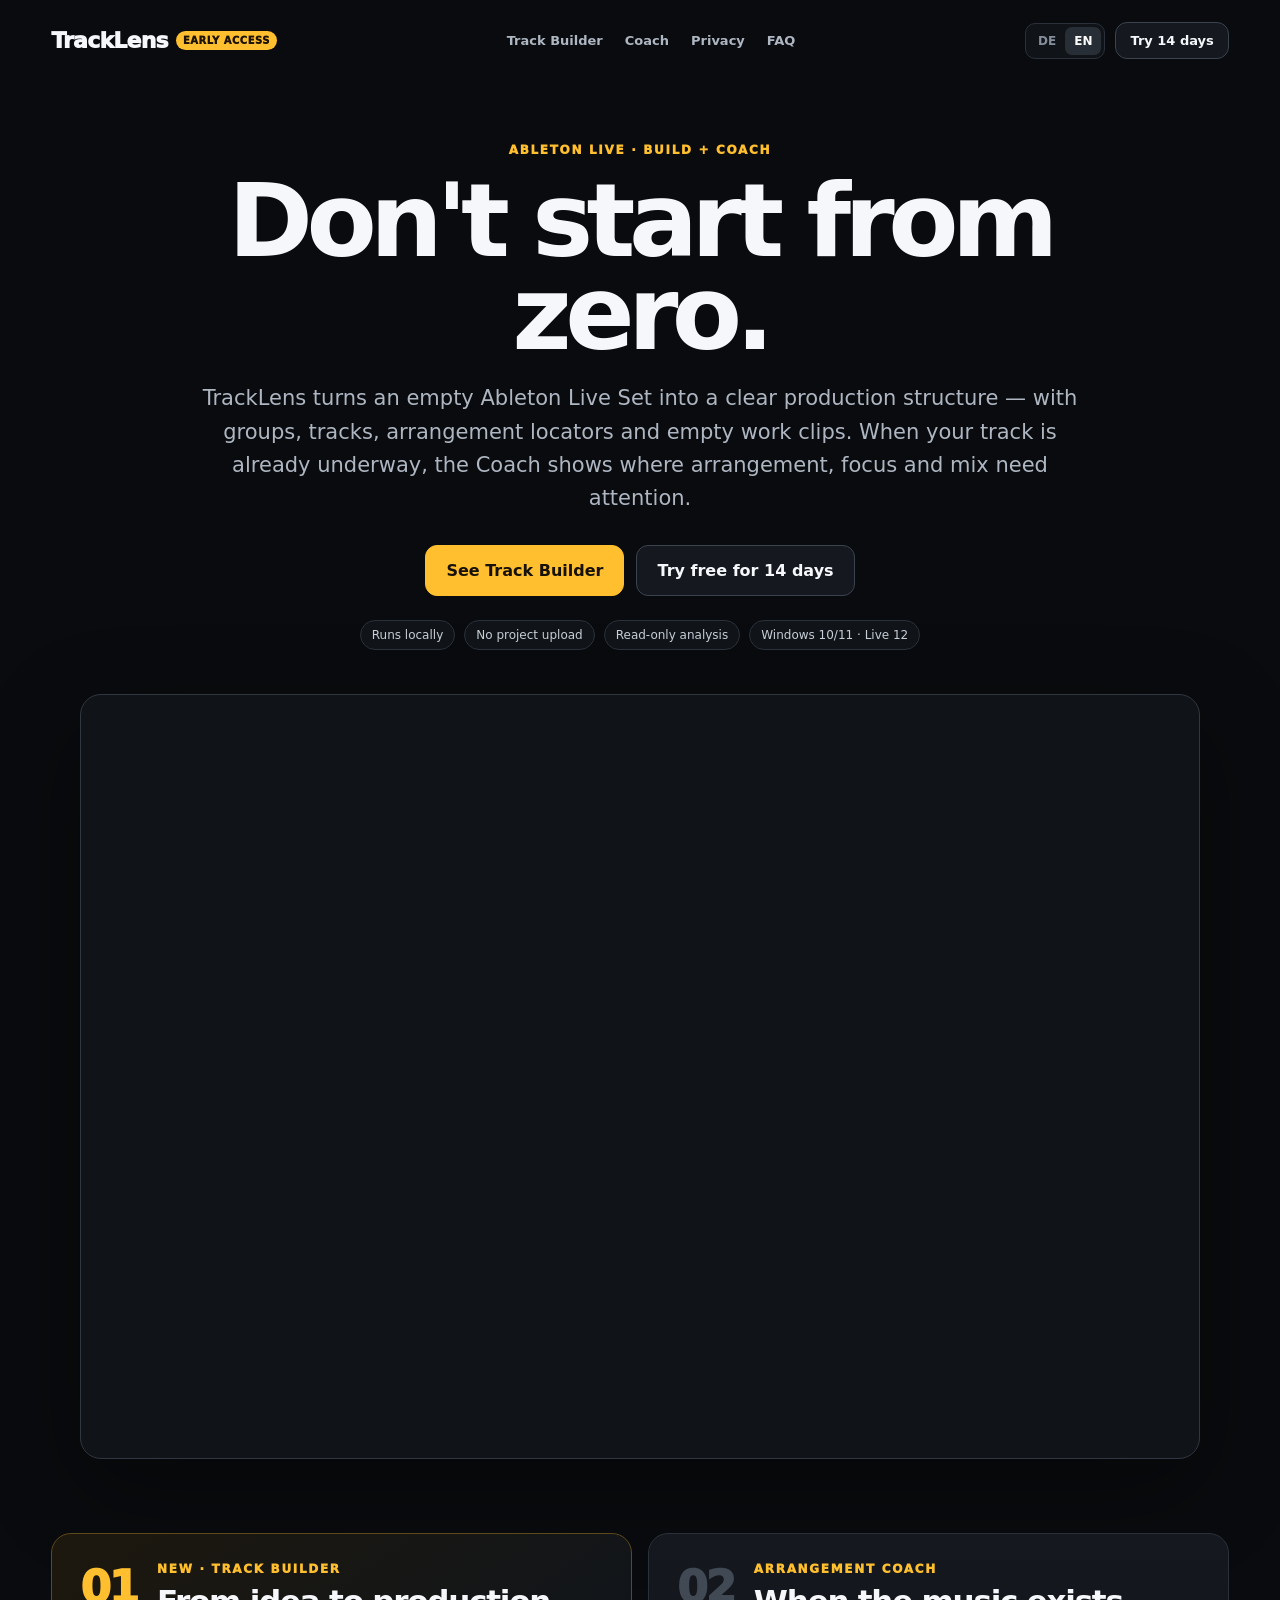
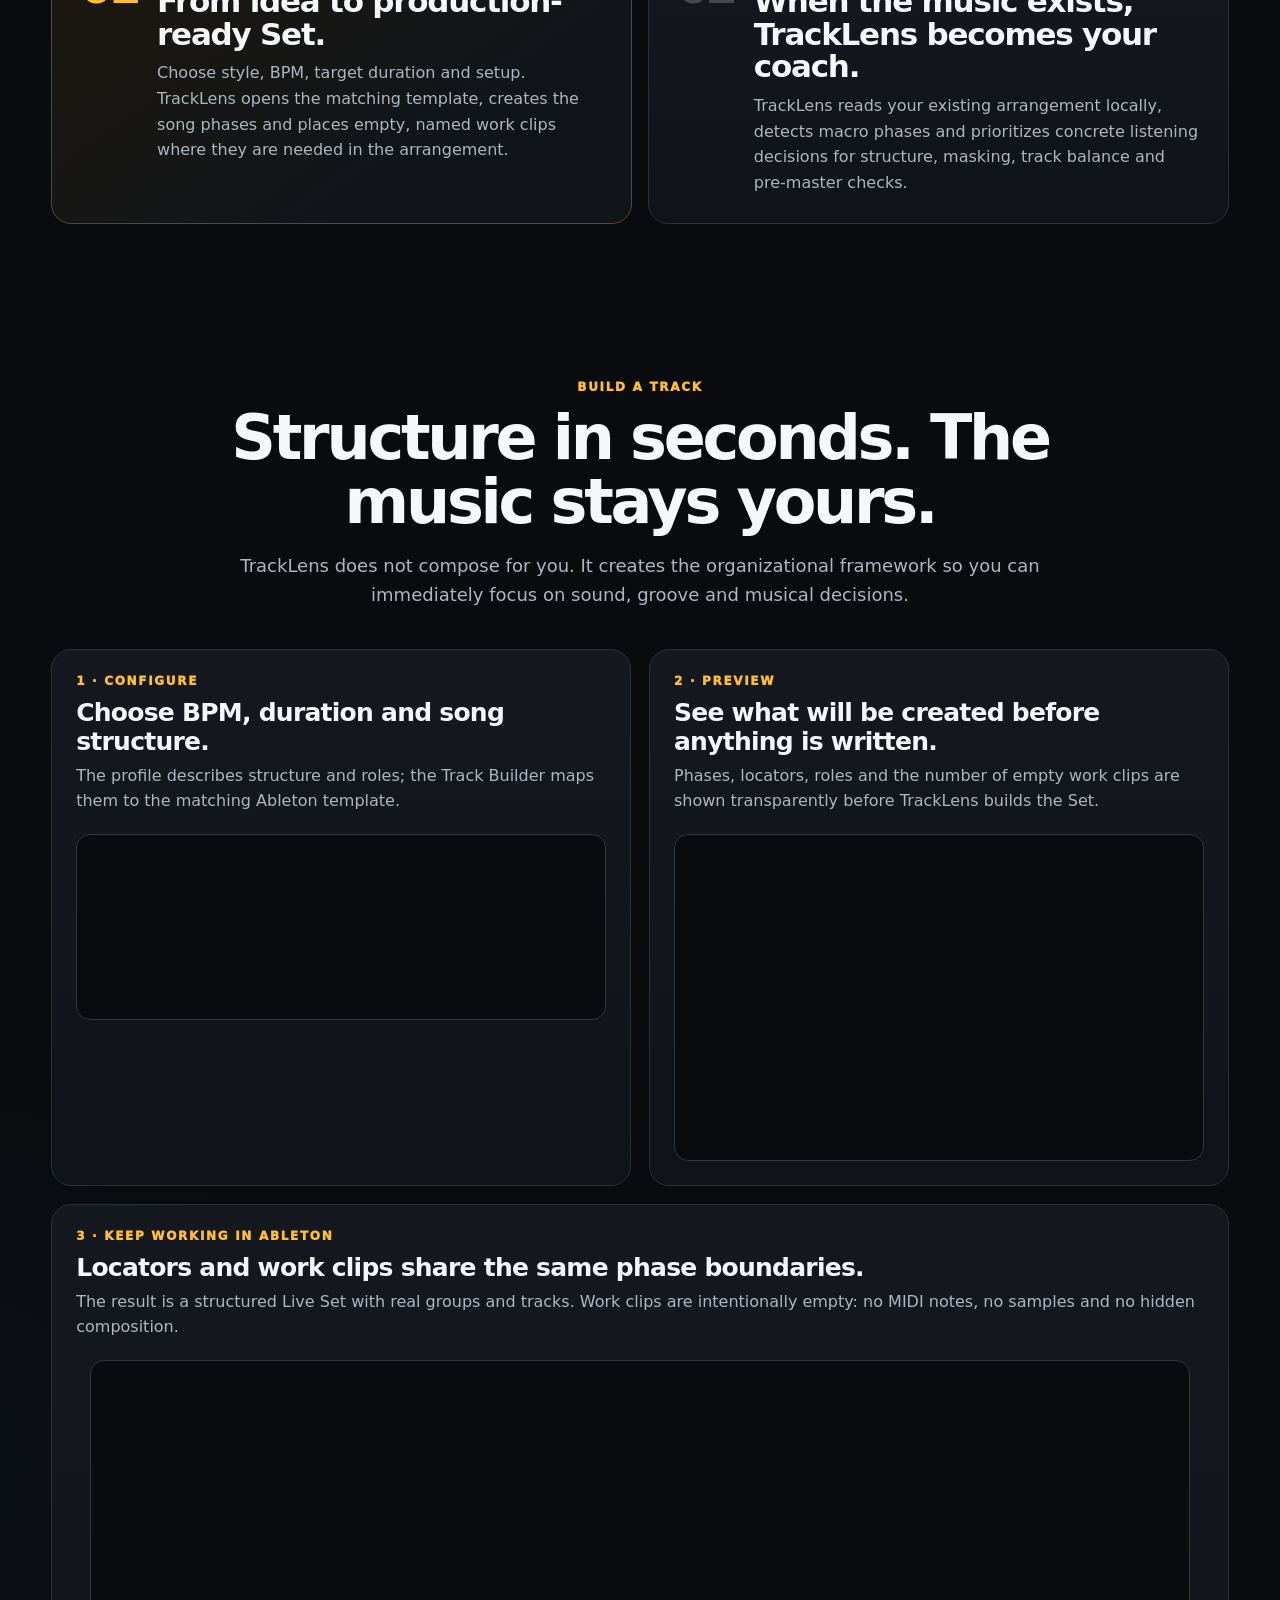
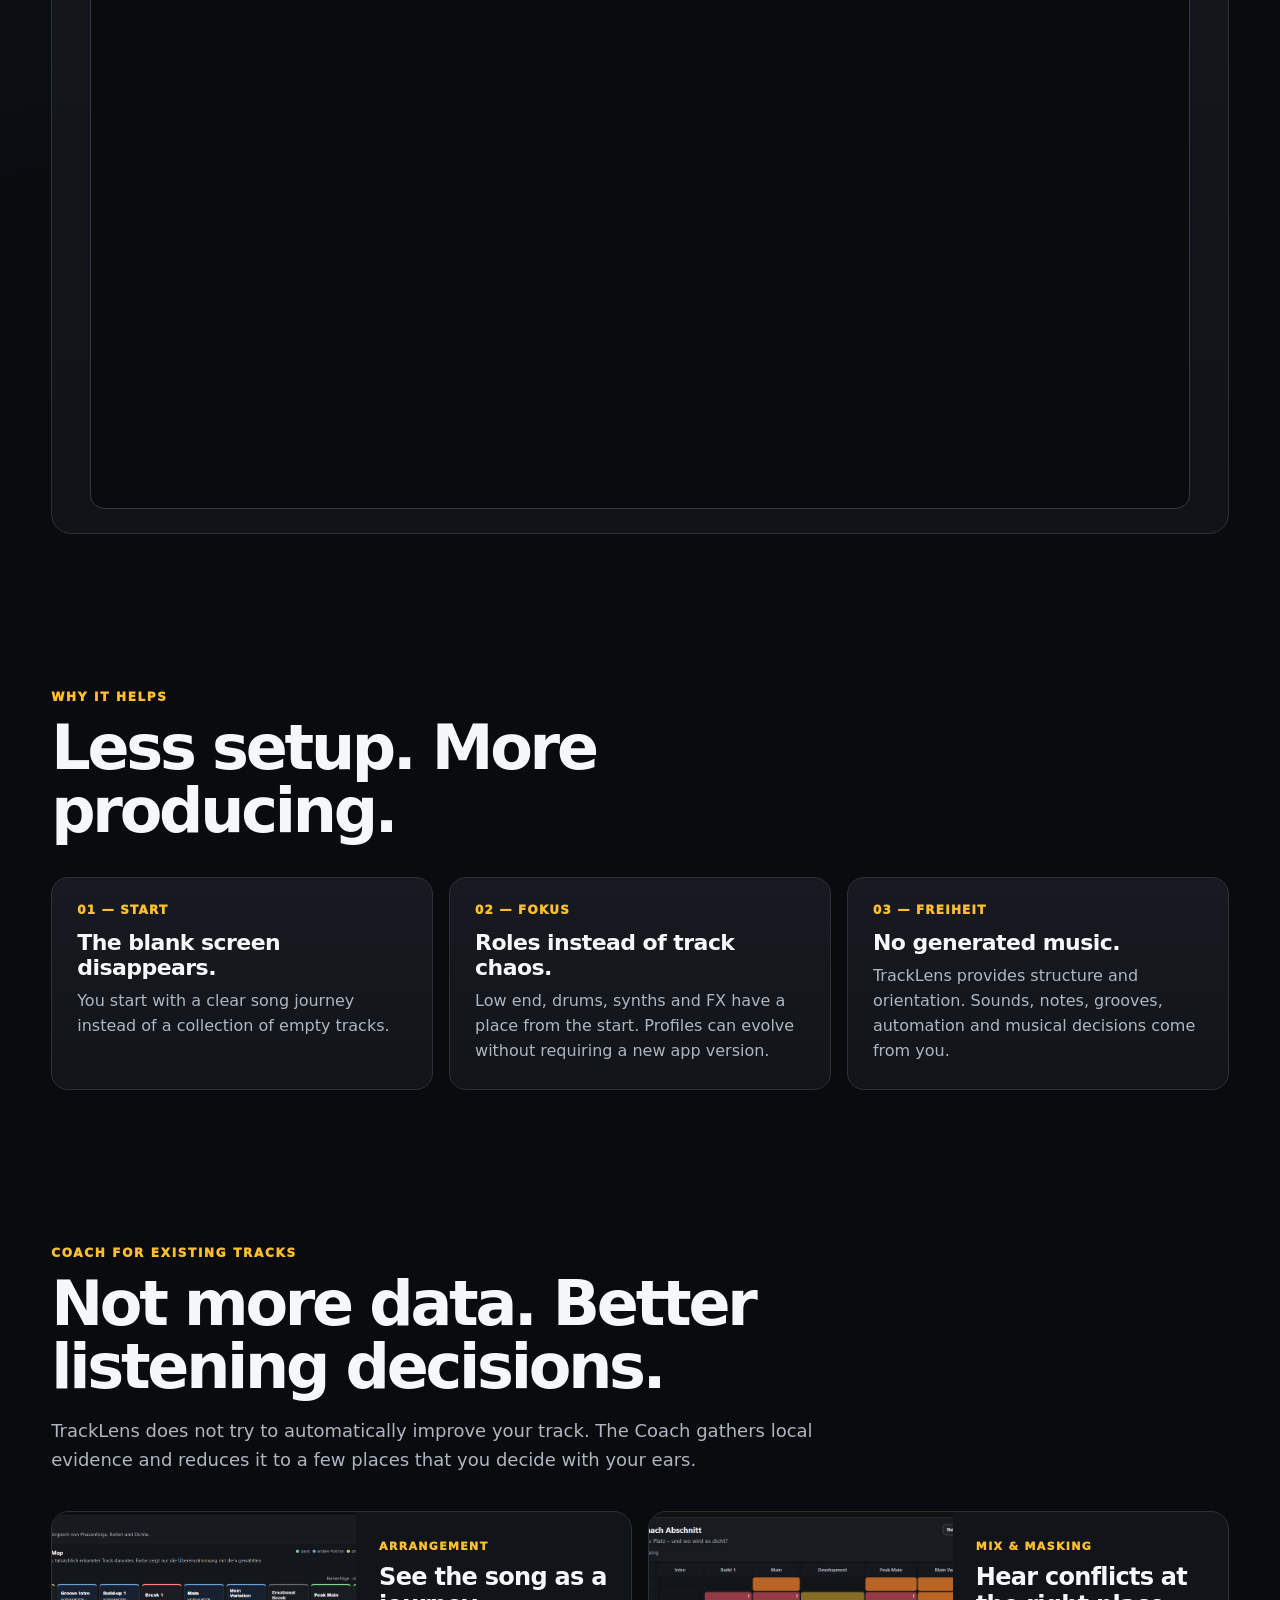
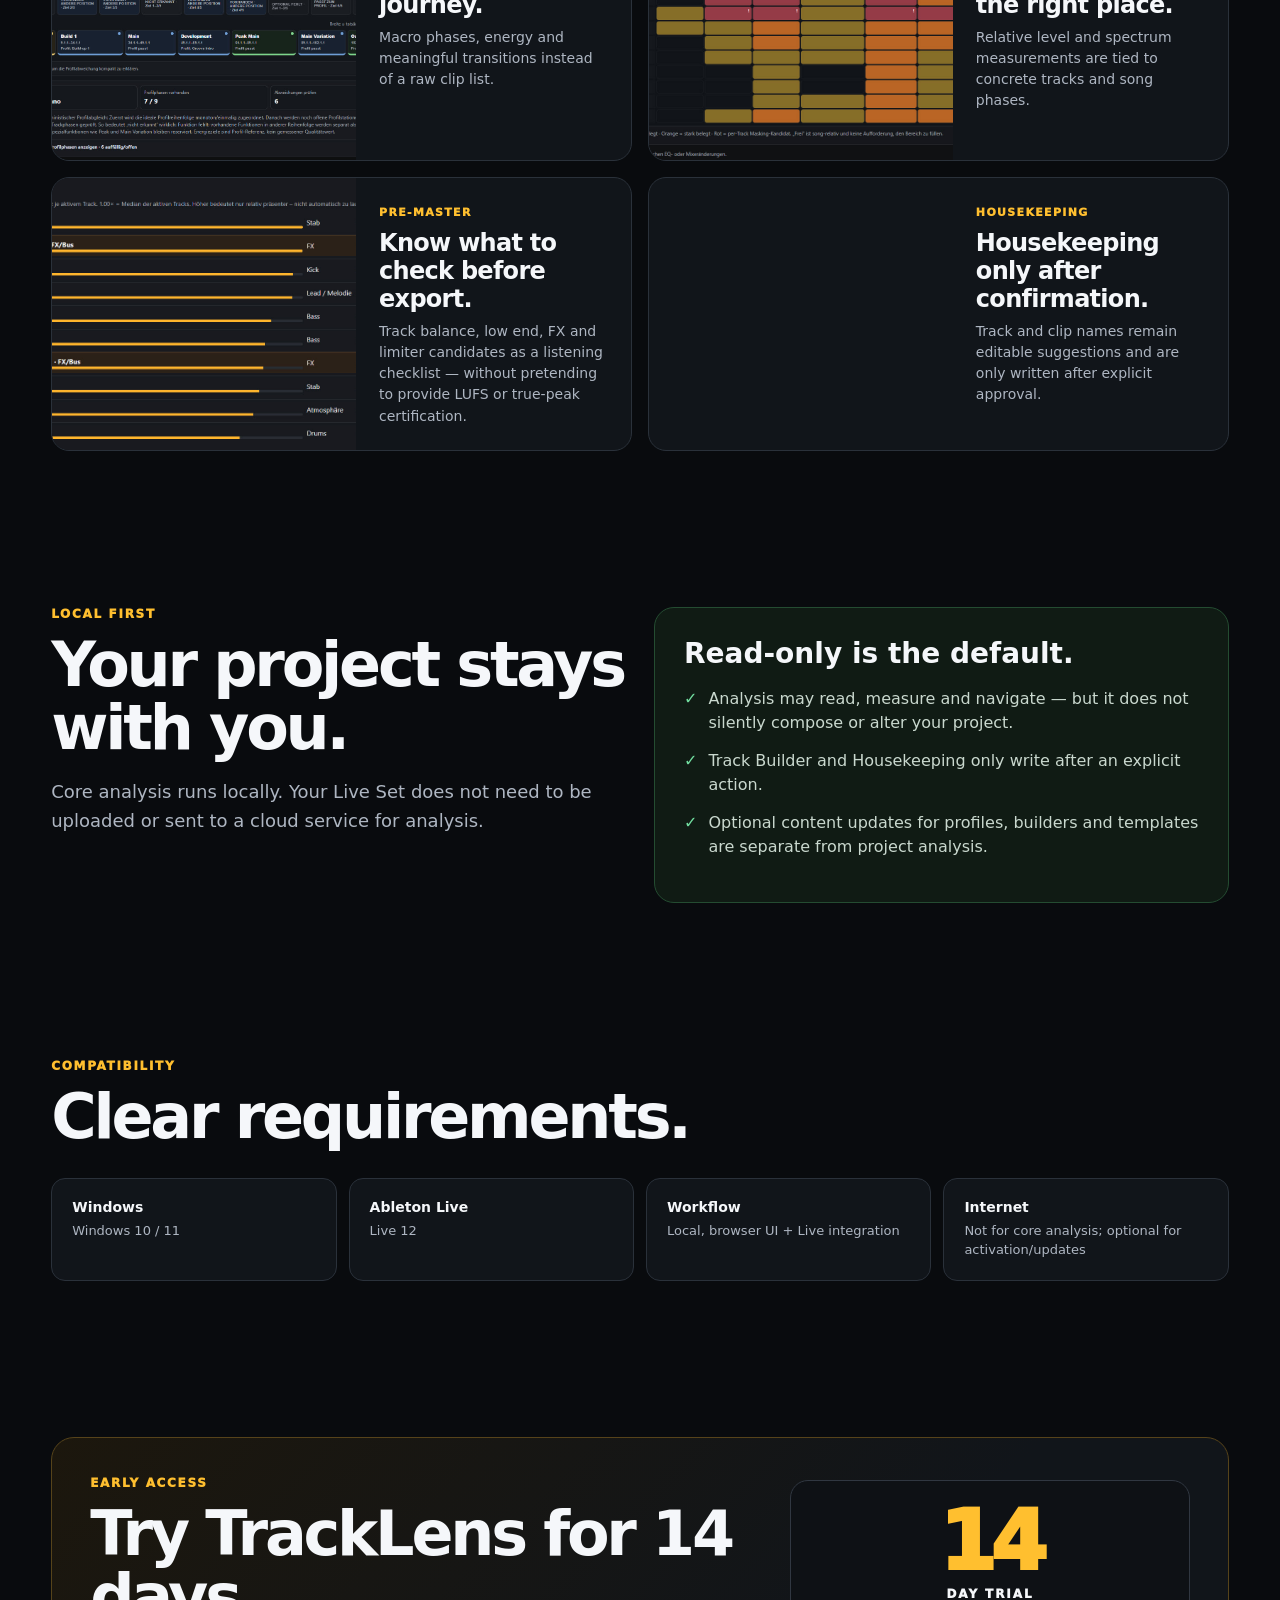
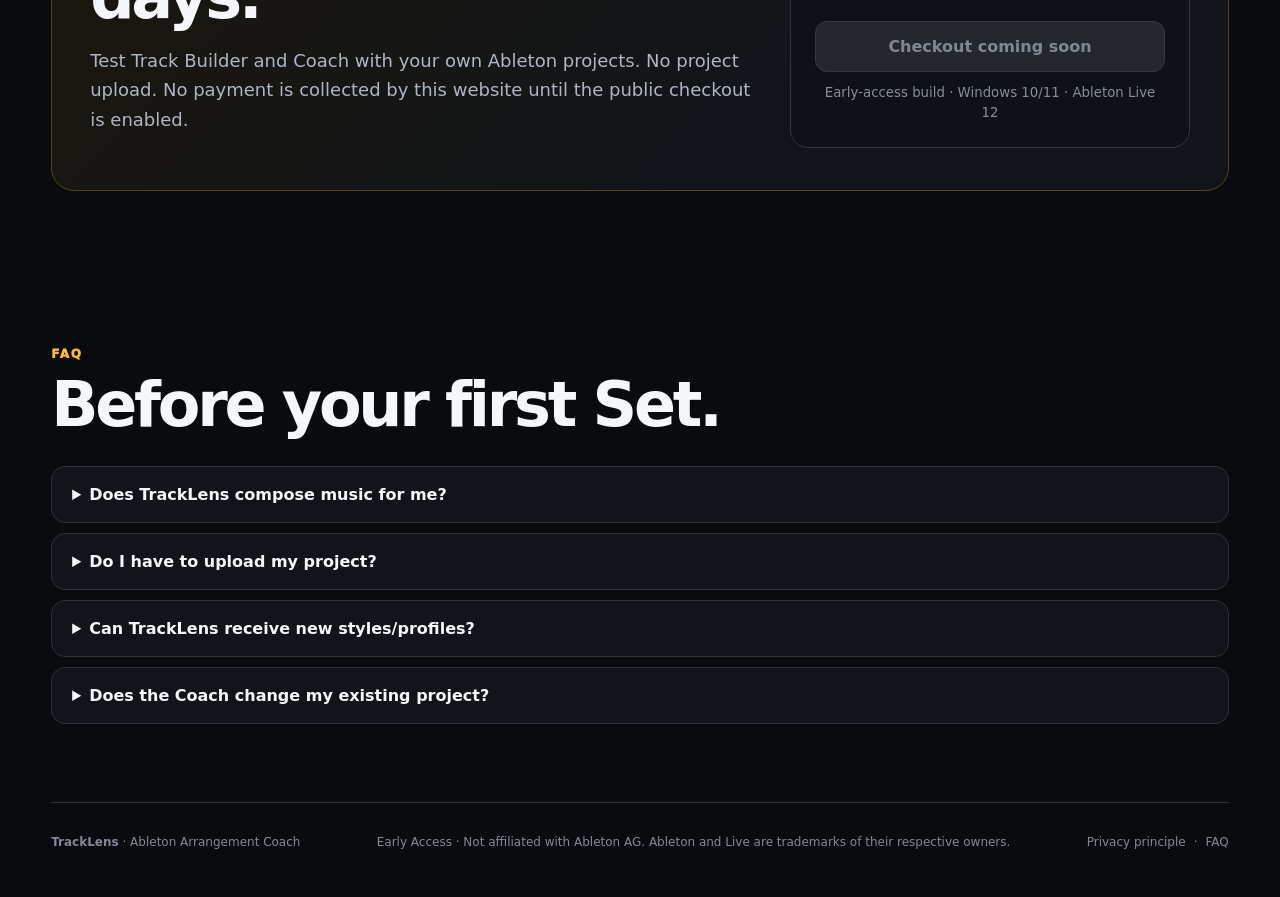
<file: index.html>
<!doctype html>
<html lang="de">
<head>
<meta charset="utf-8">
<meta name="viewport" content="width=device-width,initial-scale=1">
<title>TrackLens — Build & Coach for Ableton Live</title>
<meta name="description" content="TrackLens baut aus einem leeren Ableton Live Set eine klare Track- und Arrangement-Struktur und analysiert bestehende Produktionen lokal auf deinem Rechner. 14 Tage kostenlos testen.">
<meta name="theme-color" content="#0b0d10">
<meta property="og:title" content="TrackLens — Build & Coach for Ableton Live">
<meta property="og:description" content="Vom leeren Live Set zur strukturierten Produktion — plus lokales Arrangement-, Mix- und Pre-Master-Coaching.">
<meta property="og:type" content="website">
<link rel="stylesheet" href="assets/site.css?v=7">
</head>
<body>
<div class="wrap">
  <nav>
    <a class="brand" href="#top">TrackLens <span class="beta">EARLY ACCESS</span></a>
    <div class="navlinks">
      <a href="#builder" data-de="Track Builder" data-en="Track Builder">Track Builder</a>
      <a href="#coach" data-de="Coach" data-en="Coach">Coach</a>
      <a href="#safety" data-de="Sicherheit" data-en="Privacy">Sicherheit</a>
      <a href="#faq">FAQ</a>
    </div>
    <div class="navright">
      <div class="lang" aria-label="Language">
        <button id="lang-de" type="button">DE</button><button id="lang-en" type="button">EN</button>
      </div>
      <a class="navcta" href="#get" data-de="14 Tage testen" data-en="Try 14 days">14 Tage testen</a>
    </div>
  </nav>

  <header class="hero" id="top">
    <div class="heroCopy">
      <div class="eyebrow" data-de="Ableton Live · Build + Coach" data-en="Ableton Live · Build + Coach">Ableton Live · Build + Coach</div>
      <h1 data-de="Starte nicht bei Null." data-en="Don't start from zero.">Starte nicht bei Null.</h1>
      <p class="heroSub" data-de="TrackLens baut aus einem leeren Ableton Live Set eine klare Produktionsstruktur — mit Gruppen, Tracks, Arrangement-Markern und leeren Arbeitsclips. Und wenn dein Track schon läuft, zeigt dir der Coach, wo Arrangement, Fokus und Mix Aufmerksamkeit brauchen." data-en="TrackLens turns an empty Ableton Live Set into a clear production structure — with groups, tracks, arrangement locators and empty work clips. When your track is already underway, the Coach shows where arrangement, focus and mix need attention.">TrackLens baut aus einem leeren Ableton Live Set eine klare Produktionsstruktur — mit Gruppen, Tracks, Arrangement-Markern und leeren Arbeitsclips. Und wenn dein Track schon läuft, zeigt dir der Coach, wo Arrangement, Fokus und Mix Aufmerksamkeit brauchen.</p>
      <div class="actions">
        <a class="cta" href="#builder" data-de="Track Builder ansehen" data-en="See Track Builder">Track Builder ansehen</a>
        <a class="cta secondary" href="#get" data-de="14 Tage kostenlos testen" data-en="Try free for 14 days">14 Tage kostenlos testen</a>
      </div>
      <div class="trust">
        <span class="pill" data-de="Lokal auf deinem Rechner" data-en="Runs locally">Lokal auf deinem Rechner</span>
        <span class="pill" data-de="Kein Projekt-Upload" data-en="No project upload">Kein Projekt-Upload</span>
        <span class="pill" data-de="Read-only Analyse" data-en="Read-only analysis">Read-only Analyse</span>
        <span class="pill" data-de="Windows 10/11 · Live 12" data-en="Windows 10/11 · Live 12">Windows 10/11 · Live 12</span>
      </div>
    </div>
    <figure class="heroShot"><img src="assets/track-builder-ableton.webp" alt="TrackLens Track Builder result inside Ableton Live" loading="eager" decoding="async"></figure>
  </header>

  <section class="twoModes" aria-label="Product modes">
    <article class="modeCard emphasis">
      <div class="modeNum">01</div>
      <div><div class="section-kicker" data-de="NEU · TRACK BUILDER" data-en="NEW · TRACK BUILDER">NEU · TRACK BUILDER</div>
      <h2 data-de="Von der Idee zum arbeitsbereiten Set." data-en="From idea to production-ready Set.">Von der Idee zum arbeitsbereiten Set.</h2>
      <p data-de="Wähle Stil, BPM, Zieldauer und Setup. TrackLens öffnet ein passendes Template, setzt die Songphasen und legt leere, benannte Arbeitsclips dort an, wo sie im Arrangement gebraucht werden." data-en="Choose style, BPM, target duration and setup. TrackLens opens the matching template, creates the song phases and places empty, named work clips where they are needed in the arrangement.">Wähle Stil, BPM, Zieldauer und Setup. TrackLens öffnet ein passendes Template, setzt die Songphasen und legt leere, benannte Arbeitsclips dort an, wo sie im Arrangement gebraucht werden.</p></div>
    </article>
    <article class="modeCard">
      <div class="modeNum">02</div>
      <div><div class="section-kicker" data-de="ARRANGEMENT COACH" data-en="ARRANGEMENT COACH">ARRANGEMENT COACH</div>
      <h2 data-de="Wenn Musik da ist, wird TrackLens zum Coach." data-en="When the music exists, TrackLens becomes your coach.">Wenn Musik da ist, wird TrackLens zum Coach.</h2>
      <p data-de="TrackLens liest dein bestehendes Arrangement lokal, erkennt Makrophasen und priorisiert konkrete Hörentscheidungen für Dramaturgie, Masking, Track-Balance und Pre-Master." data-en="TrackLens reads your existing arrangement locally, detects macro phases and prioritizes concrete listening decisions for structure, masking, track balance and pre-master checks.">TrackLens liest dein bestehendes Arrangement lokal, erkennt Makrophasen und priorisiert konkrete Hörentscheidungen für Dramaturgie, Masking, Track-Balance und Pre-Master.</p></div>
    </article>
  </section>

  <section id="builder">
    <div class="sectionHead centered">
      <div class="section-kicker" data-de="TRACK AUFBAUEN" data-en="BUILD A TRACK">TRACK AUFBAUEN</div>
      <h2 data-de="Struktur in Sekunden. Musik bleibt deine Aufgabe." data-en="Structure in seconds. The music stays yours.">Struktur in Sekunden. Musik bleibt deine Aufgabe.</h2>
      <p class="sub" data-de="TrackLens komponiert nicht für dich. Es erzeugt den organisatorischen Rahmen, damit du sofort mit Sound, Groove und musikalischen Entscheidungen anfangen kannst." data-en="TrackLens does not compose for you. It creates the organizational framework so you can immediately focus on sound, groove and musical decisions.">TrackLens komponiert nicht für dich. Es erzeugt den organisatorischen Rahmen, damit du sofort mit Sound, Groove und musikalischen Entscheidungen anfangen kannst.</p>
    </div>

    <div class="builderSteps">
      <article class="builderStep">
        <div class="stepTag" data-de="1 · KONFIGURIEREN" data-en="1 · CONFIGURE">1 · KONFIGURIEREN</div>
        <h3 data-de="BPM, Dauer und Songstruktur wählen." data-en="Choose BPM, duration and song structure.">BPM, Dauer und Songstruktur wählen.</h3>
        <p data-de="Das Profil beschreibt Dramaturgie und Rollen; der Track Builder ordnet sie dem passenden Ableton-Template zu." data-en="The profile describes structure and roles; the Track Builder maps them to the matching Ableton template.">Das Profil beschreibt Dramaturgie und Rollen; der Track Builder ordnet sie dem passenden Ableton-Template zu.</p>
        <figure class="shot"><img src="assets/track-builder-setup.webp" alt="TrackLens Track Builder configuration" loading="lazy"></figure>
      </article>
      <article class="builderStep">
        <div class="stepTag" data-de="2 · VORSCHAU" data-en="2 · PREVIEW">2 · VORSCHAU</div>
        <h3 data-de="Vor dem Schreiben sehen, was entsteht." data-en="See what will be created before anything is written.">Vor dem Schreiben sehen, was entsteht.</h3>
        <p data-de="Phasen, Marker, Rollen und Anzahl der leeren Arbeitsclips werden transparent angezeigt, bevor TrackLens das Set aufbaut." data-en="Phases, locators, roles and the number of empty work clips are shown transparently before TrackLens builds the Set.">Phasen, Marker, Rollen und Anzahl der leeren Arbeitsclips werden transparent angezeigt, bevor TrackLens das Set aufbaut.</p>
        <figure class="shot"><img src="assets/track-builder-plan.webp" alt="TrackLens Track Builder plan preview" loading="lazy"></figure>
      </article>
      <article class="builderStep wide">
        <div class="stepTag" data-de="3 · IN ABLETON WEITERARBEITEN" data-en="3 · KEEP WORKING IN ABLETON">3 · IN ABLETON WEITERARBEITEN</div>
        <h3 data-de="Marker und Arbeitsclips sitzen an denselben Phasengrenzen." data-en="Locators and work clips share the same phase boundaries.">Marker und Arbeitsclips sitzen an denselben Phasengrenzen.</h3>
        <p data-de="Das Ergebnis ist ein strukturiertes Live Set mit echten Gruppen und Tracks. Die Clips sind absichtlich leer: keine MIDI-Noten, keine Samples, keine heimliche Komposition." data-en="The result is a structured Live Set with real groups and tracks. Work clips are intentionally empty: no MIDI notes, no samples and no hidden composition.">Das Ergebnis ist ein strukturiertes Live Set mit echten Gruppen und Tracks. Die Clips sind absichtlich leer: keine MIDI-Noten, keine Samples, keine heimliche Komposition.</p>
        <figure class="shot result"><img src="assets/track-builder-ableton.webp" alt="Structured Ableton Live Set created by TrackLens" loading="lazy"></figure>
      </article>
    </div>
  </section>

  <section class="why">
    <div class="sectionHead">
      <div class="section-kicker" data-de="WARUM DAS HILFT" data-en="WHY IT HELPS">WARUM DAS HILFT</div>
      <h2 data-de="Weniger Setup. Mehr Produzieren." data-en="Less setup. More producing.">Weniger Setup. Mehr Produzieren.</h2>
    </div>
    <div class="grid3">
      <article class="card"><div class="num">01 — START</div><h3 data-de="Der leere Bildschirm verschwindet." data-en="The blank screen disappears.">Der leere Bildschirm verschwindet.</h3><p data-de="Du startest mit einer nachvollziehbaren Songreise statt mit einer Sammlung leerer Spuren." data-en="You start with a clear song journey instead of a collection of empty tracks.">Du startest mit einer nachvollziehbaren Songreise statt mit einer Sammlung leerer Spuren.</p></article>
      <article class="card"><div class="num">02 — FOKUS</div><h3 data-de="Rollen statt Spur-Chaos." data-en="Roles instead of track chaos.">Rollen statt Spur-Chaos.</h3><p data-de="Low End, Drums, Synths und FX haben von Anfang an einen Platz. Profile dürfen variieren, ohne dass jedes Profil eine neue App-Version braucht." data-en="Low end, drums, synths and FX have a place from the start. Profiles can evolve without requiring a new app version.">Low End, Drums, Synths und FX haben von Anfang an einen Platz. Profile dürfen variieren, ohne dass jedes Profil eine neue App-Version braucht.</p></article>
      <article class="card"><div class="num">03 — FREIHEIT</div><h3 data-de="Keine generierte Musik." data-en="No generated music.">Keine generierte Musik.</h3><p data-de="TrackLens gibt Struktur und Orientierung. Sounds, Noten, Grooves, Automation und musikalische Entscheidungen kommen von dir." data-en="TrackLens provides structure and orientation. Sounds, notes, grooves, automation and musical decisions come from you.">TrackLens gibt Struktur und Orientierung. Sounds, Noten, Grooves, Automation und musikalische Entscheidungen kommen von dir.</p></article>
    </div>
  </section>

  <section id="coach">
    <div class="sectionHead">
      <div class="section-kicker" data-de="COACH FÜR BESTEHENDE TRACKS" data-en="COACH FOR EXISTING TRACKS">COACH FÜR BESTEHENDE TRACKS</div>
      <h2 data-de="Nicht mehr Daten. Bessere Hörentscheidungen." data-en="Not more data. Better listening decisions.">Nicht mehr Daten. Bessere Hörentscheidungen.</h2>
      <p class="sub" data-de="TrackLens versucht nicht, deinen Track automatisch zu verbessern. Der Coach sammelt lokale Evidenz und verdichtet sie zu wenigen Stellen, die du mit deinen Ohren entscheidest." data-en="TrackLens does not try to automatically improve your track. The Coach gathers local evidence and reduces it to a few places that you decide with your ears.">TrackLens versucht nicht, deinen Track automatisch zu verbessern. Der Coach sammelt lokale Evidenz und verdichtet sie zu wenigen Stellen, die du mit deinen Ohren entscheidest.</p>
    </div>
    <div class="featureGrid">
      <article class="featureCard"><img src="assets/2.jpg" alt="TrackLens arrangement analysis" loading="lazy"><div><span>ARRANGEMENT</span><h3 data-de="Dramaturgie als Song sehen." data-en="See the song as a journey.">Dramaturgie als Song sehen.</h3><p data-de="Makrophasen, Energie und relevante Übergänge statt einer bloßen Clip-Liste." data-en="Macro phases, energy and meaningful transitions instead of a raw clip list.">Makrophasen, Energie und relevante Übergänge statt einer bloßen Clip-Liste.</p></div></article>
      <article class="featureCard"><img src="assets/3.jpg" alt="TrackLens masking analysis" loading="lazy"><div><span>MIX & MASKING</span><h3 data-de="Konflikte an der richtigen Stelle hören." data-en="Hear conflicts at the right place.">Konflikte an der richtigen Stelle hören.</h3><p data-de="Relative Pegel- und Spektrummessungen werden an konkrete Tracks und Songphasen gebunden." data-en="Relative level and spectrum measurements are tied to concrete tracks and song phases.">Relative Pegel- und Spektrummessungen werden an konkrete Tracks und Songphasen gebunden.</p></div></article>
      <article class="featureCard"><img src="assets/4.jpg" alt="TrackLens pre-master check" loading="lazy"><div><span>PRE-MASTER</span><h3 data-de="Vor dem Export bewusst prüfen." data-en="Know what to check before export.">Vor dem Export bewusst prüfen.</h3><p data-de="Track-Balance, Low End, FX- und Limiter-Kandidaten als Hörliste — ohne erfundene LUFS- oder True-Peak-Freigabe." data-en="Track balance, low end, FX and limiter candidates as a listening checklist — without pretending to provide LUFS or true-peak certification.">Track-Balance, Low End, FX- und Limiter-Kandidaten als Hörliste — ohne erfundene LUFS- oder True-Peak-Freigabe.</p></div></article>
      <article class="featureCard"><img src="assets/housekeeping.webp" alt="TrackLens housekeeping" loading="lazy"><div><span>HOUSEKEEPING</span><h3 data-de="Ordnung nur nach deiner Bestätigung." data-en="Housekeeping only after confirmation.">Ordnung nur nach deiner Bestätigung.</h3><p data-de="Track- und Clipnamen bleiben editierbare Vorschläge und werden nur auf explizite Anweisung geschrieben." data-en="Track and clip names remain editable suggestions and are only written after explicit approval.">Track- und Clipnamen bleiben editierbare Vorschläge und werden nur auf explizite Anweisung geschrieben.</p></div></article>
    </div>
  </section>

  <section id="safety">
    <div class="safe">
      <div><div class="section-kicker" data-de="LOCAL FIRST" data-en="LOCAL FIRST">LOCAL FIRST</div><h2 data-de="Dein Projekt bleibt bei dir." data-en="Your project stays with you.">Dein Projekt bleibt bei dir.</h2><p class="sub" data-de="Die Kernanalyse läuft lokal. Für die Analyse muss dein Live Set weder hochgeladen noch an einen Cloud-Dienst geschickt werden." data-en="Core analysis runs locally. Your Live Set does not need to be uploaded or sent to a cloud service for analysis.">Die Kernanalyse läuft lokal. Für die Analyse muss dein Live Set weder hochgeladen noch an einen Cloud-Dienst geschickt werden.</p></div>
      <div class="safeBox">
        <h3 data-de="Read-only ist der Standard." data-en="Read-only is the default.">Read-only ist der Standard.</h3>
        <div class="check"><b>✓</b><span data-de="Analyse darf lesen, messen und navigieren — aber nicht stillschweigend komponieren oder dein Projekt verändern." data-en="Analysis may read, measure and navigate — but it does not silently compose or alter your project.">Analyse darf lesen, messen und navigieren — aber nicht stillschweigend komponieren oder dein Projekt verändern.</span></div>
        <div class="check"><b>✓</b><span data-de="Track Builder und Housekeeping schreiben nur nach einer bewussten Aktion." data-en="Track Builder and Housekeeping only write after an explicit action.">Track Builder und Housekeeping schreiben nur nach einer bewussten Aktion.</span></div>
        <div class="check"><b>✓</b><span data-de="Optionale Content-Updates für Profile, Builder und Templates sind getrennt von der Projektanalyse." data-en="Optional content updates for profiles, builders and templates are separate from project analysis.">Optionale Content-Updates für Profile, Builder und Templates sind getrennt von der Projektanalyse.</span></div>
      </div>
    </div>
  </section>

  <section class="compat">
    <div class="sectionHead"><div class="section-kicker" data-de="KOMPATIBILITÄT" data-en="COMPATIBILITY">KOMPATIBILITÄT</div><h2 data-de="Klare Voraussetzungen." data-en="Clear requirements.">Klare Voraussetzungen.</h2></div>
    <div class="compatGrid">
      <div><strong>Windows</strong><span>Windows 10 / 11</span></div>
      <div><strong>Ableton Live</strong><span>Live 12</span></div>
      <div><strong data-de="Arbeitsweise" data-en="Workflow">Arbeitsweise</strong><span data-de="Lokal, Browser-UI + Live Integration" data-en="Local, browser UI + Live integration">Lokal, Browser-UI + Live Integration</span></div>
      <div><strong data-de="Internet" data-en="Internet">Internet</strong><span data-de="Nicht für Kernanalyse; optional für Aktivierung/Updates" data-en="Not for core analysis; optional for activation/updates">Nicht für Kernanalyse; optional für Aktivierung/Updates</span></div>
    </div>
  </section>

  <section id="get">
    <div class="launchBox">
      <div>
        <div class="section-kicker" data-de="EARLY ACCESS" data-en="EARLY ACCESS">EARLY ACCESS</div>
        <h2 data-de="14 Tage TrackLens testen." data-en="Try TrackLens for 14 days.">14 Tage TrackLens testen.</h2>
        <p class="sub" data-de="Teste Track Builder und Coach mit deinen eigenen Ableton-Projekten. Kein Projekt-Upload. Keine Kreditkarte über diese Website, solange der öffentliche Checkout noch nicht freigeschaltet ist." data-en="Test Track Builder and Coach with your own Ableton projects. No project upload. No payment is collected by this website until the public checkout is enabled.">Teste Track Builder und Coach mit deinen eigenen Ableton-Projekten. Kein Projekt-Upload. Keine Kreditkarte über diese Website, solange der öffentliche Checkout noch nicht freigeschaltet ist.</p>
      </div>
      <div class="launchAction">
        <div class="trialBig">14</div><div class="trialLabel" data-de="TAGE TRIAL" data-en="DAY TRIAL">TAGE TRIAL</div>
        <button class="cta disabled" type="button" aria-disabled="true" data-de="Checkout wird freigeschaltet" data-en="Checkout coming soon">Checkout wird freigeschaltet</button>
        <small data-de="Early-Access-Build · Windows 10/11 · Ableton Live 12" data-en="Early-access build · Windows 10/11 · Ableton Live 12">Early-Access-Build · Windows 10/11 · Ableton Live 12</small>
      </div>
    </div>
  </section>

  <section id="faq">
    <div class="sectionHead"><div class="section-kicker">FAQ</div><h2 data-de="Vor dem ersten Set." data-en="Before your first Set.">Vor dem ersten Set.</h2></div>
    <div class="faq">
      <details><summary data-de="Komponiert TrackLens Musik für mich?" data-en="Does TrackLens compose music for me?">Komponiert TrackLens Musik für mich?</summary><p data-de="Nein. Der Track Builder erzeugt Struktur, Marker und leere Arbeitsclips. Er schreibt keine MIDI-Noten und fügt keine Samples als fertige Komposition ein." data-en="No. The Track Builder creates structure, locators and empty work clips. It does not write MIDI notes or add samples as a finished composition.">Nein. Der Track Builder erzeugt Struktur, Marker und leere Arbeitsclips. Er schreibt keine MIDI-Noten und fügt keine Samples als fertige Komposition ein.</p></details>
      <details><summary data-de="Muss ich mein Projekt hochladen?" data-en="Do I have to upload my project?">Muss ich mein Projekt hochladen?</summary><p data-de="Nein. Die Kernanalyse arbeitet lokal mit Ableton Live. Content-Updates und Lizenzfunktionen sind davon getrennt." data-en="No. Core analysis works locally with Ableton Live. Content updates and licensing are separate from project analysis.">Nein. Die Kernanalyse arbeitet lokal mit Ableton Live. Content-Updates und Lizenzfunktionen sind davon getrennt.</p></details>
      <details><summary data-de="Kann TrackLens neue Styles/Profile bekommen?" data-en="Can TrackLens receive new styles/profiles?">Kann TrackLens neue Styles/Profile bekommen?</summary><p data-de="Ja. Profile, Track Builder und Ableton-Templates sind versionierter Content und können unabhängig von einer neuen App-Version aktualisiert werden." data-en="Yes. Profiles, Track Builders and Ableton templates are versioned content and can be updated independently from a new app release.">Ja. Profile, Track Builder und Ableton-Templates sind versionierter Content und können unabhängig von einer neuen App-Version aktualisiert werden.</p></details>
      <details><summary data-de="Verändert der Coach mein bestehendes Projekt?" data-en="Does the Coach change my existing project?">Verändert der Coach mein bestehendes Projekt?</summary><p data-de="Der Analysepfad ist read-only. Funktionen, die tatsächlich schreiben, sind getrennte Aktionen und benötigen deine explizite Auslösung." data-en="The analysis path is read-only. Features that write are separate actions and require your explicit trigger.">Der Analysepfad ist read-only. Funktionen, die tatsächlich schreiben, sind getrennte Aktionen und benötigen deine explizite Auslösung.</p></details>
    </div>
  </section>

  <footer>
    <div><strong>TrackLens</strong> <span>· Ableton Arrangement Coach</span></div>
    <div data-de="Early Access · Kein Bestandteil von Ableton AG. Ableton und Live sind Marken ihrer jeweiligen Rechteinhaber." data-en="Early Access · Not affiliated with Ableton AG. Ableton and Live are trademarks of their respective owners.">Early Access · Kein Bestandteil von Ableton AG. Ableton und Live sind Marken ihrer jeweiligen Rechteinhaber.</div>
    <div class="footerLinks"><a href="#safety" data-de="Datenschutz-Prinzip" data-en="Privacy principle">Datenschutz-Prinzip</a><span>·</span><a href="#faq">FAQ</a></div>
  </footer>
</div>
<script>
(function(){
  const els=[...document.querySelectorAll('[data-de][data-en]')];
  const buttons={de:document.getElementById('lang-de'),en:document.getElementById('lang-en')};
  function setLang(lang){
    document.documentElement.lang=lang;
    els.forEach(el=>el.textContent=el.dataset[lang]);
    Object.entries(buttons).forEach(([k,b])=>b&&b.classList.toggle('active',k===lang));
    try{localStorage.setItem('tracklens-lang',lang)}catch(e){}
  }
  buttons.de.addEventListener('click',()=>setLang('de'));
  buttons.en.addEventListener('click',()=>setLang('en'));
  let saved='de';try{saved=localStorage.getItem('tracklens-lang')||((navigator.language||'').toLowerCase().startsWith('de')?'de':'en')}catch(e){}
  setLang(saved==='en'?'en':'de');
})();
</script>
</body>
</html>
</file>
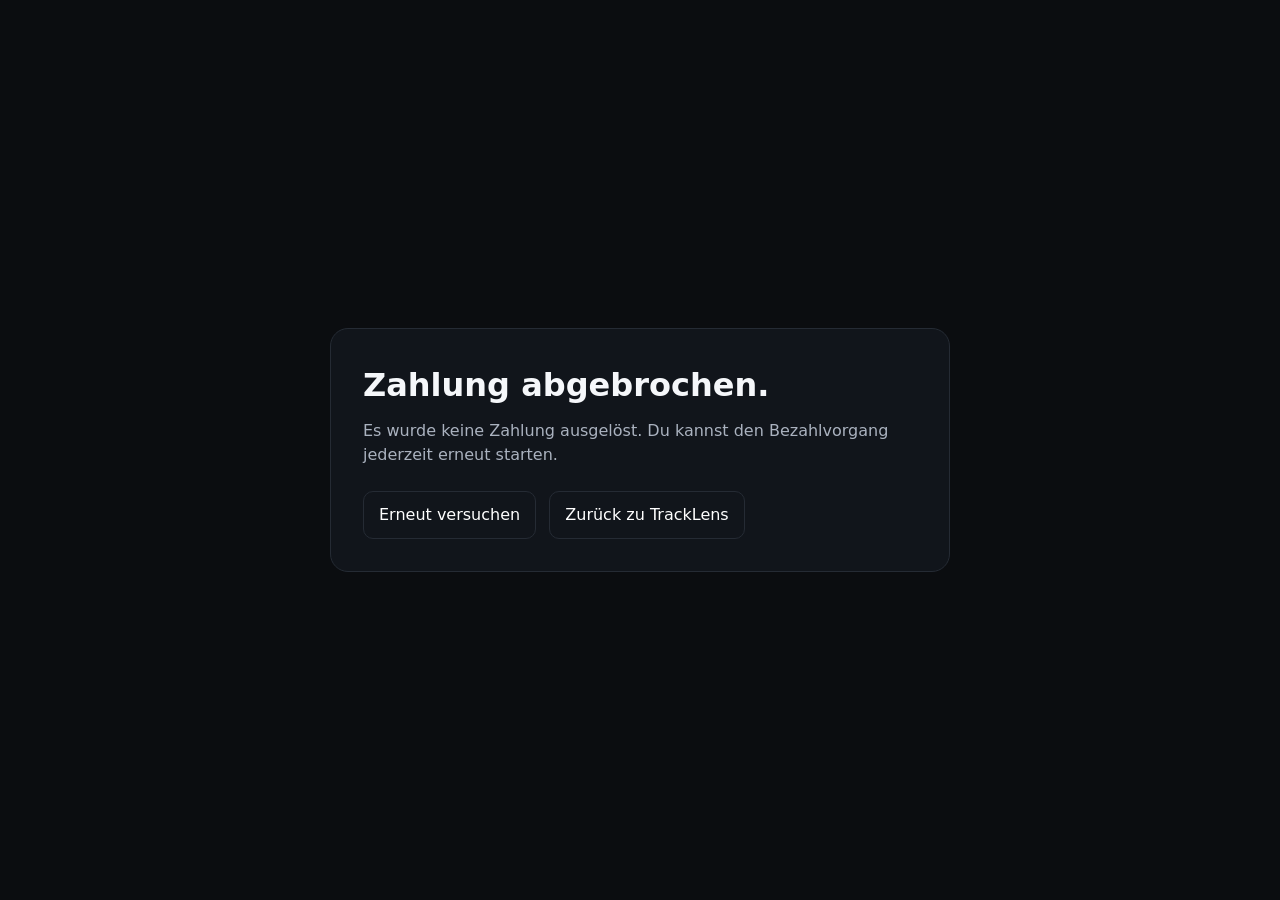
<file: cancel.html>
<!doctype html>
<html lang="de">
<head>
  <meta charset="utf-8">
  <meta name="viewport" content="width=device-width,initial-scale=1">
  <title>Zahlung abgebrochen · TrackLens</title>
  <meta name="robots" content="noindex">
  <style>
    :root{color-scheme:dark;--bg:#0b0d10;--panel:#11151b;--line:#252b34;--text:#f5f7fa;--muted:#aab2bf}
    *{box-sizing:border-box}body{margin:0;background:var(--bg);color:var(--text);font:16px/1.5 Inter,system-ui,-apple-system,Segoe UI,sans-serif;min-height:100vh;display:grid;place-items:center;padding:24px}
    main{width:min(620px,100%);background:var(--panel);border:1px solid var(--line);border-radius:18px;padding:32px}h1{font-size:32px;margin:0 0 10px}p{color:var(--muted);margin:0 0 24px}a{display:inline-block;color:white;text-decoration:none;border:1px solid var(--line);border-radius:10px;padding:11px 15px;margin-right:8px}
  </style>
</head>
<body>
<main>
  <h1>Zahlung abgebrochen.</h1>
  <p>Es wurde keine Zahlung ausgelöst. Du kannst den Bezahlvorgang jederzeit erneut starten.</p>
  <a href="checkout.html">Erneut versuchen</a>
  <a href="./">Zurück zu TrackLens</a>
</main>
</body>
</html>
</file>
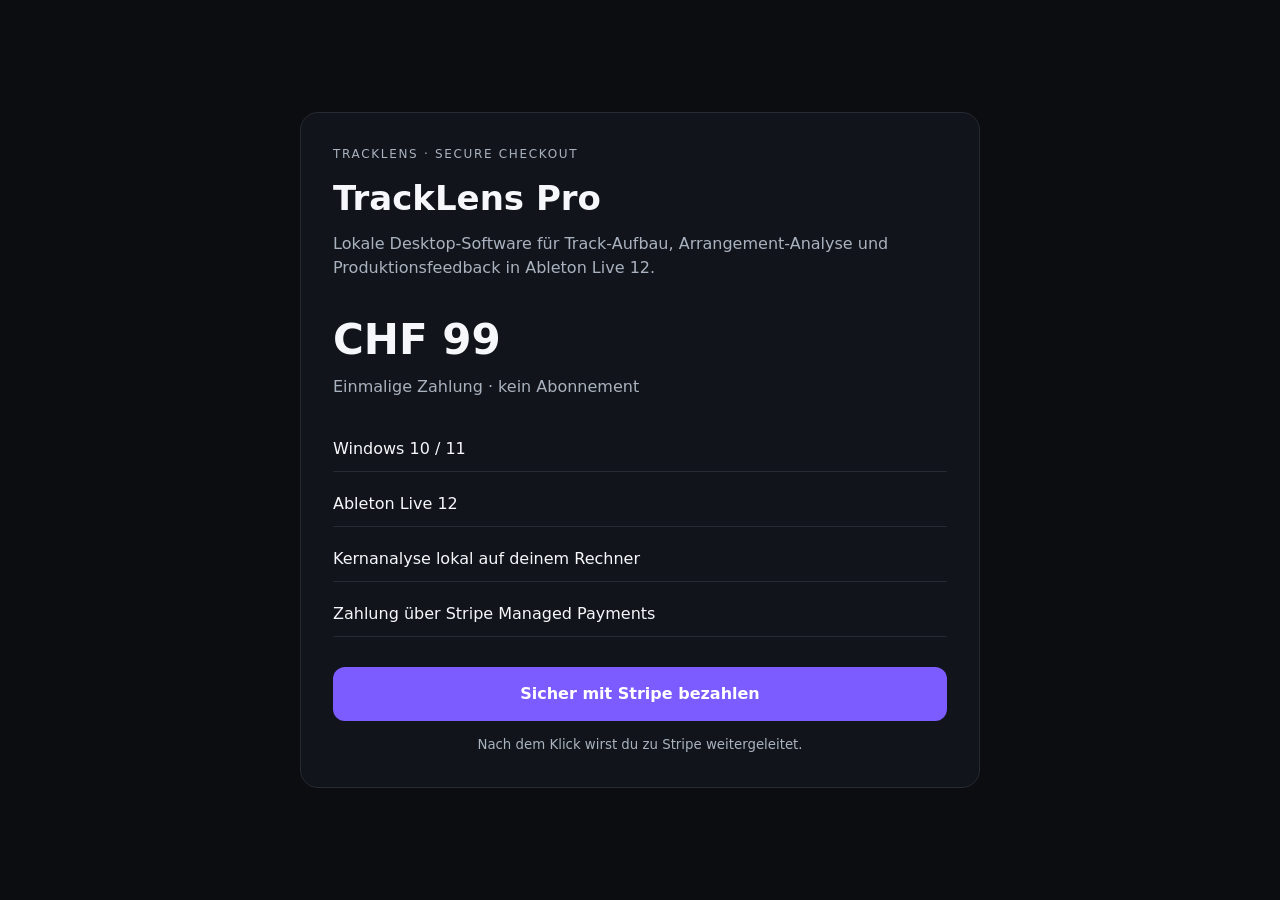
<file: checkout.html>
<!doctype html>
<html lang="de">
<head>
  <meta charset="utf-8">
  <meta name="viewport" content="width=device-width,initial-scale=1">
  <title>TrackLens Pro kaufen</title>
  <meta name="robots" content="noindex">
  <style>
    :root{color-scheme:dark;--bg:#0b0d10;--panel:#11151b;--line:#252b34;--text:#f5f7fa;--muted:#aab2bf;--accent:#7c5cff}
    *{box-sizing:border-box}body{margin:0;background:var(--bg);color:var(--text);font:16px/1.5 Inter,system-ui,-apple-system,Segoe UI,sans-serif;min-height:100vh;display:grid;place-items:center;padding:24px}
    main{width:min(680px,100%);background:var(--panel);border:1px solid var(--line);border-radius:18px;padding:32px}
    a{color:var(--muted)}.eyebrow{font-size:12px;letter-spacing:.14em;text-transform:uppercase;color:var(--muted)}h1{font-size:34px;margin:10px 0 8px}.lead{color:var(--muted);margin:0 0 28px}.price{font-size:42px;font-weight:750;margin:20px 0 4px}.once{color:var(--muted);margin-bottom:28px}.facts{display:grid;gap:10px;margin:0 0 30px;padding:0;list-style:none}.facts li{padding:10px 0;border-bottom:1px solid var(--line)}button{width:100%;border:0;border-radius:12px;padding:15px 18px;font:inherit;font-weight:700;background:var(--accent);color:white;cursor:pointer}small{display:block;color:var(--muted);margin-top:14px;text-align:center}
  </style>
</head>
<body>
<main>
  <div class="eyebrow">TrackLens · Secure Checkout</div>
  <h1>TrackLens Pro</h1>
  <p class="lead">Lokale Desktop-Software für Track-Aufbau, Arrangement-Analyse und Produktionsfeedback in Ableton Live 12.</p>
  <div class="price">CHF 99</div>
  <div class="once">Einmalige Zahlung · kein Abonnement</div>
  <ul class="facts">
    <li>Windows 10 / 11</li>
    <li>Ableton Live 12</li>
    <li>Kernanalyse lokal auf deinem Rechner</li>
    <li>Zahlung über Stripe Managed Payments</li>
  </ul>
  <form method="post" action="api/create-checkout-session.php">
    <button type="submit">Sicher mit Stripe bezahlen</button>
  </form>
  <small>Nach dem Klick wirst du zu Stripe weitergeleitet.</small>
</main>
</body>
</html>
</file>
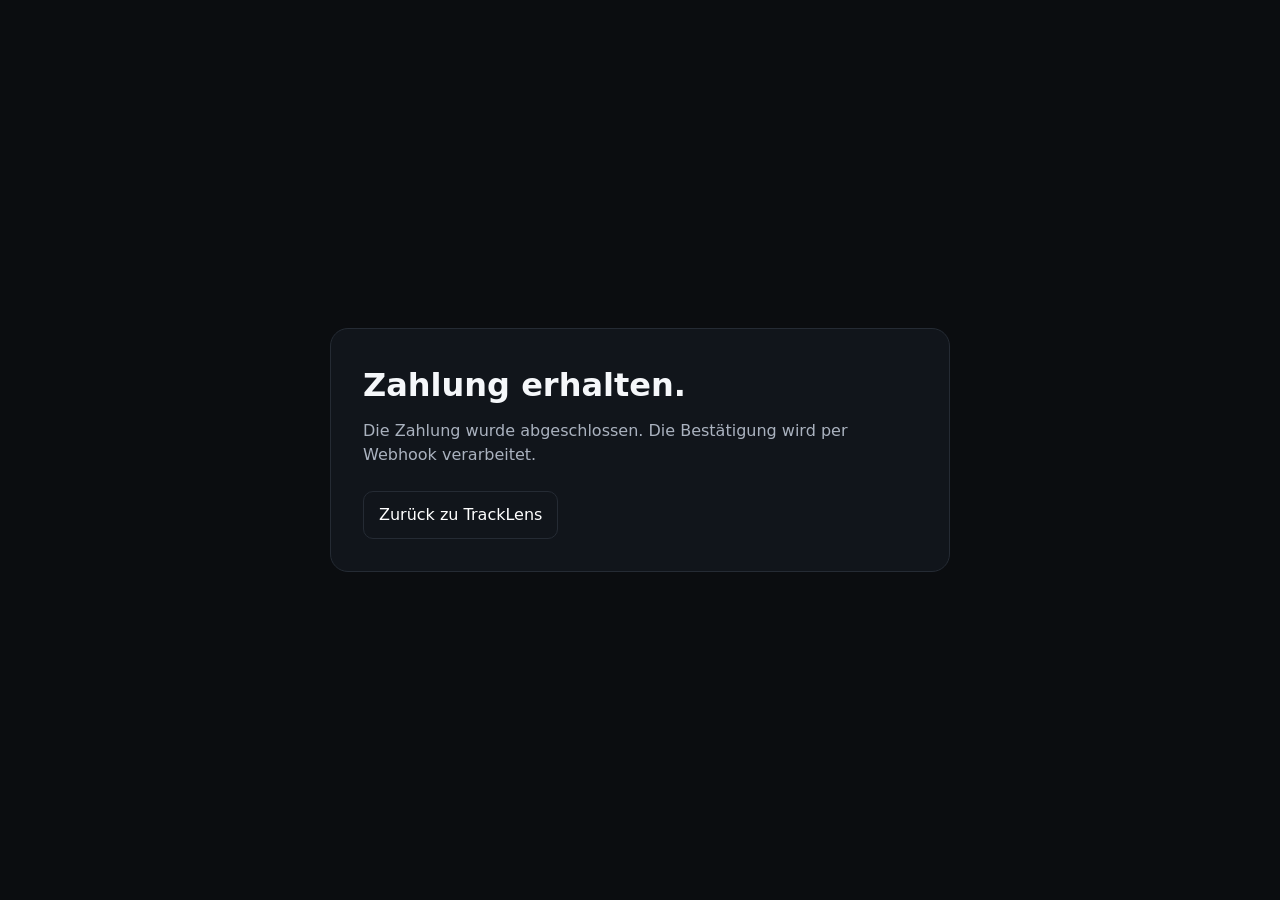
<file: success.html>
<!doctype html>
<html lang="de">
<head>
  <meta charset="utf-8">
  <meta name="viewport" content="width=device-width,initial-scale=1">
  <title>Zahlung erfolgreich · TrackLens</title>
  <meta name="robots" content="noindex">
  <style>
    :root{color-scheme:dark;--bg:#0b0d10;--panel:#11151b;--line:#252b34;--text:#f5f7fa;--muted:#aab2bf;--ok:#64d98b}
    *{box-sizing:border-box}body{margin:0;background:var(--bg);color:var(--text);font:16px/1.5 Inter,system-ui,-apple-system,Segoe UI,sans-serif;min-height:100vh;display:grid;place-items:center;padding:24px}
    main{width:min(620px,100%);background:var(--panel);border:1px solid var(--line);border-radius:18px;padding:32px}h1{font-size:32px;margin:0 0 10px}.status{color:var(--muted);margin:0 0 24px}.ok{color:var(--ok)}a{display:inline-block;color:white;text-decoration:none;border:1px solid var(--line);border-radius:10px;padding:11px 15px}
  </style>
</head>
<body>
<main>
  <h1>Zahlung erhalten.</h1>
  <p id="status" class="status">Stripe bestätigt den Bezahlvorgang. Die serverseitige Bestätigung wird geprüft.</p>
  <a href="./">Zurück zu TrackLens</a>
</main>
<script>
(async function(){
  const statusEl=document.getElementById('status');
  const sessionId=new URLSearchParams(location.search).get('session_id');
  if(!sessionId){statusEl.textContent='Die Zahlung wurde abgeschlossen. Die Bestätigung wird per Webhook verarbeitet.';return;}
  for(let attempt=0;attempt<5;attempt++){
    try{
      const response=await fetch('api/checkout-status.php?session_id='+encodeURIComponent(sessionId),{cache:'no-store'});
      if(response.ok){
        const data=await response.json();
        if(data.status==='paid'||data.fulfillment_status==='ready'){
          statusEl.textContent='Zahlung bestätigt. Dein Kauf wurde erfolgreich registriert.';
          statusEl.classList.add('ok');
          return;
        }
      }
    }catch(e){}
    await new Promise(resolve=>setTimeout(resolve,1000));
  }
  statusEl.textContent='Die Zahlung wurde abgeschlossen. Die endgültige Bestätigung wird noch verarbeitet.';
})();
</script>
</body>
</html>
</file>
<file: assets/site.css>
:root{--bg:#090b0e;--panel:#11151a;--panel2:#171c22;--text:#f5f7fa;--muted:#aeb6c2;--line:#2a313a;--line2:#3a434e;--accent:#ffbf2f;--green:#72dfa0;--shadow:0 30px 90px rgba(0,0,0,.38)}
*{box-sizing:border-box}html{scroll-behavior:smooth}body{margin:0;font-family:Inter,ui-sans-serif,system-ui,-apple-system,Segoe UI,Roboto,Arial,sans-serif;background:radial-gradient(900px 600px at 70% -15%,rgba(141,96,26,.28),transparent 65%),radial-gradient(800px 600px at -10% 42%,rgba(31,53,80,.16),transparent 65%),var(--bg);color:var(--text)}a{color:inherit;text-decoration:none}button{font:inherit}img{display:block;max-width:100%}.wrap{width:min(1220px,92vw);margin:auto}
nav{display:flex;align-items:center;justify-content:space-between;gap:22px;padding:22px 0;position:relative;z-index:2}.brand{display:flex;align-items:center;gap:8px;font-size:22px;font-weight:950;letter-spacing:-.035em}.beta{font-size:10px;color:#1c1304;background:var(--accent);padding:4px 7px;border-radius:999px;letter-spacing:.05em}.navlinks{display:flex;gap:22px;color:#aeb6c2;font-size:13px;font-weight:700}.navlinks a:hover{color:#fff}.navright{display:flex;align-items:center;gap:10px}.lang{display:flex;padding:3px;border:1px solid var(--line);border-radius:10px;background:#101419}.lang button{border:0;background:transparent;color:#858e9a;font-weight:850;font-size:12px;padding:7px 9px;border-radius:7px;cursor:pointer}.lang button.active{background:#282e36;color:#fff}.navcta,.cta{display:inline-flex;align-items:center;justify-content:center;border-radius:12px;font-weight:900}.navcta{padding:10px 14px;border:1px solid var(--line2);background:#15191f;font-size:13px}.cta{padding:15px 20px;background:var(--accent);color:#171109;border:1px solid var(--accent);cursor:pointer}.cta.secondary{background:#15191f;color:var(--text);border-color:var(--line2)}.cta.disabled{background:#24282e;border-color:#333a43;color:#7f8791;cursor:not-allowed;width:100%}
.hero{padding:62px 0 54px}.heroCopy{text-align:center;max-width:980px;margin:0 auto}.eyebrow,.section-kicker,.stepTag{color:var(--accent);font-size:12px;font-weight:950;letter-spacing:.14em;text-transform:uppercase}h1{font-size:clamp(58px,8vw,104px);line-height:.91;letter-spacing:-.065em;margin:17px auto 22px}.heroSub{font-size:21px;line-height:1.58;color:var(--muted);max-width:900px;margin:auto}.actions{display:flex;gap:12px;flex-wrap:wrap;justify-content:center;margin-top:30px}.trust{display:flex;gap:9px;flex-wrap:wrap;justify-content:center;margin-top:24px}.pill{border:1px solid var(--line);background:#101419;color:#c7ced7;border-radius:999px;padding:7px 11px;font-size:12px}.heroShot{margin:44px auto 0;max-width:1120px;background:#101419;border:1px solid #303741;border-radius:21px;padding:10px;box-shadow:var(--shadow)}.heroShot img{width:100%;border-radius:13px}
section{padding:78px 0}.twoModes{display:grid;grid-template-columns:1fr 1fr;gap:16px;padding-top:20px}.modeCard{display:grid;grid-template-columns:auto 1fr;gap:20px;background:linear-gradient(180deg,#15191f,#101419);border:1px solid var(--line);border-radius:20px;padding:28px}.modeCard.emphasis{border-color:#5d4919;background:linear-gradient(145deg,#1d180e,#11151a 70%)}.modeNum{font-size:44px;font-weight:950;letter-spacing:-.05em;color:#414954}.modeCard.emphasis .modeNum{color:var(--accent)}.modeCard h2{font-size:31px;margin:9px 0 10px;letter-spacing:-.04em;line-height:1.05}.modeCard p{color:var(--muted);line-height:1.6;margin:0}.sectionHead{max-width:830px}.sectionHead.centered{text-align:center;margin:0 auto}.sectionHead.centered .sub{margin-left:auto;margin-right:auto}h2{font-size:clamp(38px,5vw,62px);letter-spacing:-.052em;line-height:1.02;margin:12px 0 16px}.sub{color:var(--muted);font-size:18px;line-height:1.62;max-width:800px}
.builderSteps{display:grid;grid-template-columns:1fr 1fr;gap:18px;margin-top:40px}.builderStep{background:linear-gradient(180deg,#15191f,#101419);border:1px solid var(--line);border-radius:20px;padding:24px;overflow:hidden}.builderStep.wide{grid-column:1/-1}.builderStep h3{font-size:25px;letter-spacing:-.03em;margin:10px 0 8px}.builderStep p{color:var(--muted);line-height:1.56;margin:0 0 20px}.shot{background:#090b0e;border:1px solid #303741;border-radius:14px;margin:0;padding:6px;overflow:hidden}.shot img{width:100%;border-radius:9px}.shot.result{max-width:1100px;margin:0 auto}
.grid3{display:grid;grid-template-columns:repeat(3,1fr);gap:16px;margin-top:34px}.card{background:linear-gradient(180deg,#171b21,#11151a);border:1px solid var(--line);border-radius:17px;padding:25px}.num{font-size:12px;color:var(--accent);font-weight:950;letter-spacing:.1em}.card h3{font-size:22px;margin:13px 0 8px;letter-spacing:-.025em}.card p{color:var(--muted);line-height:1.58;margin:0}.featureGrid{display:grid;grid-template-columns:1fr 1fr;gap:16px;margin-top:36px}.featureCard{display:grid;grid-template-columns:1.05fr .95fr;gap:0;background:#11151a;border:1px solid var(--line);border-radius:18px;overflow:hidden;min-height:250px}.featureCard img{width:100%;height:100%;object-fit:cover;object-position:center}.featureCard>div{padding:23px}.featureCard span{color:var(--accent);font-size:11px;font-weight:950;letter-spacing:.12em}.featureCard h3{font-size:24px;letter-spacing:-.03em;margin:9px 0 8px}.featureCard p{color:var(--muted);line-height:1.52;margin:0;font-size:14px}
.safe{display:grid;grid-template-columns:1fr 1fr;gap:28px;align-items:stretch}.safeBox{background:#101b14;border:1px solid #244c31;border-radius:20px;padding:29px}.safeBox h3{font-size:28px;margin:0 0 17px}.check{display:flex;gap:11px;margin:14px 0;color:#c9d8ce;line-height:1.5}.check b{color:var(--green)}.compatGrid{display:grid;grid-template-columns:repeat(4,1fr);gap:12px;margin-top:30px}.compatGrid>div{padding:20px;background:#11151a;border:1px solid var(--line);border-radius:14px}.compatGrid strong,.compatGrid span{display:block}.compatGrid strong{font-size:14px;margin-bottom:7px}.compatGrid span{color:var(--muted);font-size:13px;line-height:1.45}
.launchBox{display:grid;grid-template-columns:1.25fr .75fr;gap:34px;align-items:center;padding:38px;background:linear-gradient(135deg,#1c170d,#11151a 65%);border:1px solid #56431a;border-radius:23px}.launchAction{text-align:center;background:#0e1115;border:1px solid #303741;border-radius:18px;padding:24px}.trialBig{font-size:82px;line-height:.9;font-weight:950;letter-spacing:-.07em;color:var(--accent)}.trialLabel{font-size:12px;font-weight:950;letter-spacing:.16em;margin:8px 0 20px}.launchAction small{display:block;color:#858e99;line-height:1.5;margin-top:11px}.faq{display:grid;gap:10px;margin-top:30px}.faq details{background:#11151a;border:1px solid var(--line);border-radius:14px;padding:18px 20px}.faq summary{cursor:pointer;font-weight:850}.faq p{color:var(--muted);line-height:1.58;margin:12px 0 0;max-width:850px}footer{border-top:1px solid var(--line);padding:30px 0 44px;color:#818a96;font-size:12px;line-height:1.65;display:flex;justify-content:space-between;gap:20px;flex-wrap:wrap}.footerLinks{display:flex;gap:8px}
@media(max-width:1000px){.navlinks{display:none}.featureCard{grid-template-columns:1fr}.featureCard img{max-height:300px}.compatGrid{grid-template-columns:1fr 1fr}}@media(max-width:820px){.twoModes,.builderSteps,.safe,.launchBox,.featureGrid{grid-template-columns:1fr}.builderStep.wide{grid-column:auto}.grid3{grid-template-columns:1fr}.hero{padding-top:40px}.heroSub{font-size:18px}}@media(max-width:580px){.navcta{display:none}.brand{font-size:19px}.beta{display:none}h1{font-size:54px}.hero{padding-top:26px}section{padding:58px 0}.modeCard{grid-template-columns:1fr}.modeNum{font-size:32px}.compatGrid{grid-template-columns:1fr}.launchBox{padding:24px}.builderStep{padding:18px}}
</file>
